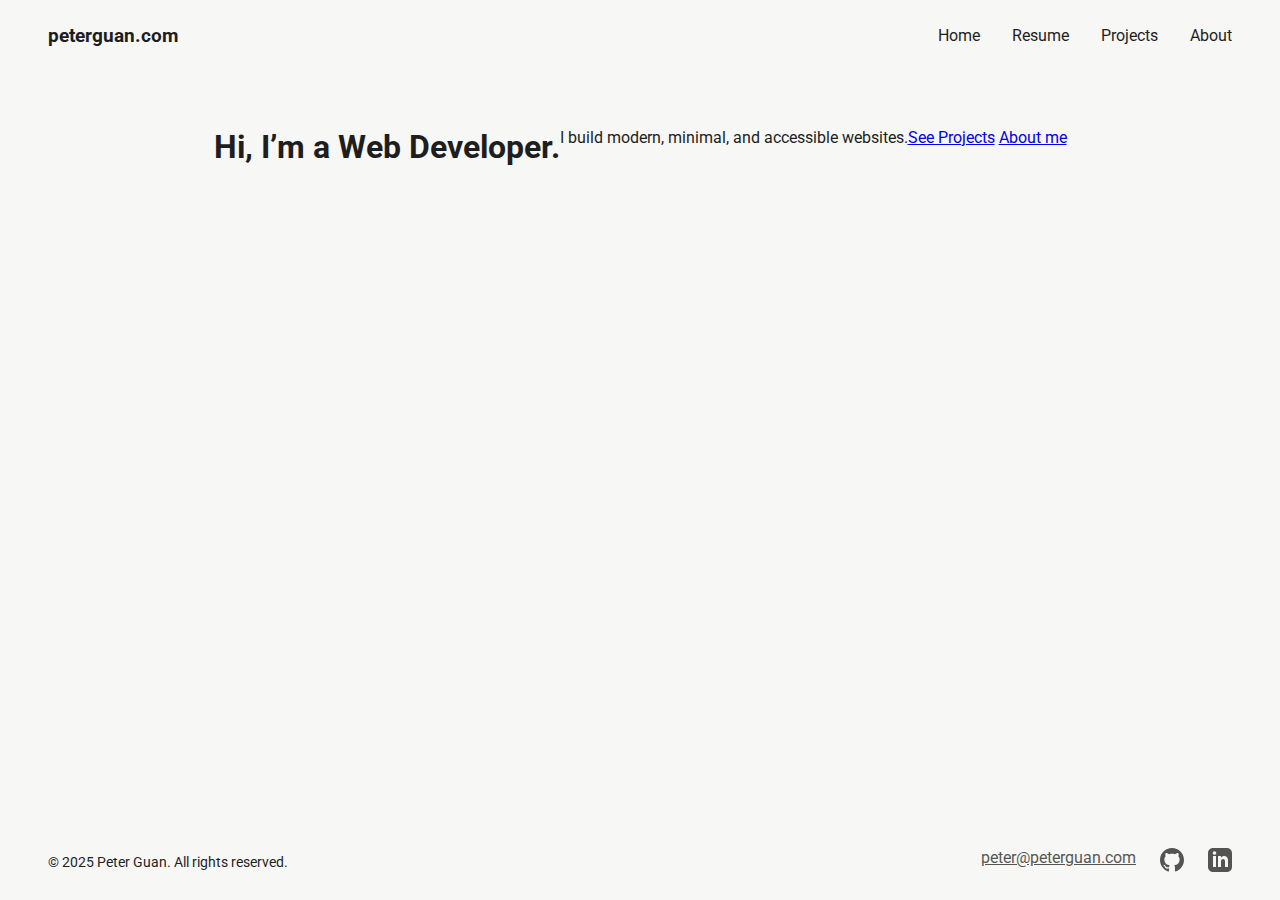
<file: index.html>
<!DOCTYPE html>
<html lang="en">
<head>
    <meta charset="UTF-8">
    <meta name="viewport" content="width=device-width, initial-scale=1.0">
    <title>Peter Guan</title>
    <link rel="stylesheet" href="/css/index.css">
    <link rel="stylesheet" href="/css/common.css">
</head>
<body>

<div id="nav-placeholder"></div>

<main class="main-content">
    <h1>Hi, I’m a Web Developer.</h1>
    <p>I build modern, minimal, and accessible websites.</p>
    <div class="action-links">
        <a href="/html/project.html" class="btn" target="_blank">See Projects</a>
        <a href="#" class="btn btn-secondary">About me</a>
    </div>
</main>

<!--
Lorem ipsum dolor sit amet, consectetuer adipiscing elit. Etiam lobortis facilisis sem.
Nullam nec mi et neque pharetra sollicitudin. Praesent imperdiet mi nec ante. Donec
45 ullamcorper, felis non sodales commodo, lectus velit ultrices augue, a dignissim nibh
lectus placerat pede. Vivamus nunc nunc, molestie ut, ultricies vel, semper in, velit.
-->


<div id="footer-placeholder"></div>

<script>
    // 加载导航栏
    fetch('/html/nav.html')
        .then(res => res.text())
        .then(data => {
            document.getElementById('nav-placeholder').innerHTML = data;
        });

    // 加载页脚
    fetch('/html/footer.html')
        .then(res => res.text())
        .then(data => {
            document.getElementById('footer-placeholder').innerHTML = data;
        });
</script>

<script>

    // --- 新增的导航栏激活状态处理脚本 ---
    document.addEventListener('DOMContentLoaded', function() {
        // 等待导航栏加载完毕
        // 我们需要稍微延迟一下，确保 fetch 加载的 nav.html 已经插入到页面中
        setTimeout(() => {
            const currentPagePath = window.location.pathname;
            const navLinks = document.querySelectorAll('.nav-links a');

            navLinks.forEach(link => {
                const linkPath = new URL(link.href).pathname;

                if (currentPagePath === linkPath) {
                    link.classList.add('active');
                    // 为了最佳可访问性，添加 aria-current 属性
                    link.setAttribute('aria-current', 'page');

                    // (推荐) 阻止已激活链接的默认点击行为，避免刷新
                    link.addEventListener('click', (event) => {
                        event.preventDefault();
                    });
                }
            });
        }, 100); // 100毫秒的延迟通常足够了
    });
</script>
</body>

</body>
</html>
</file>
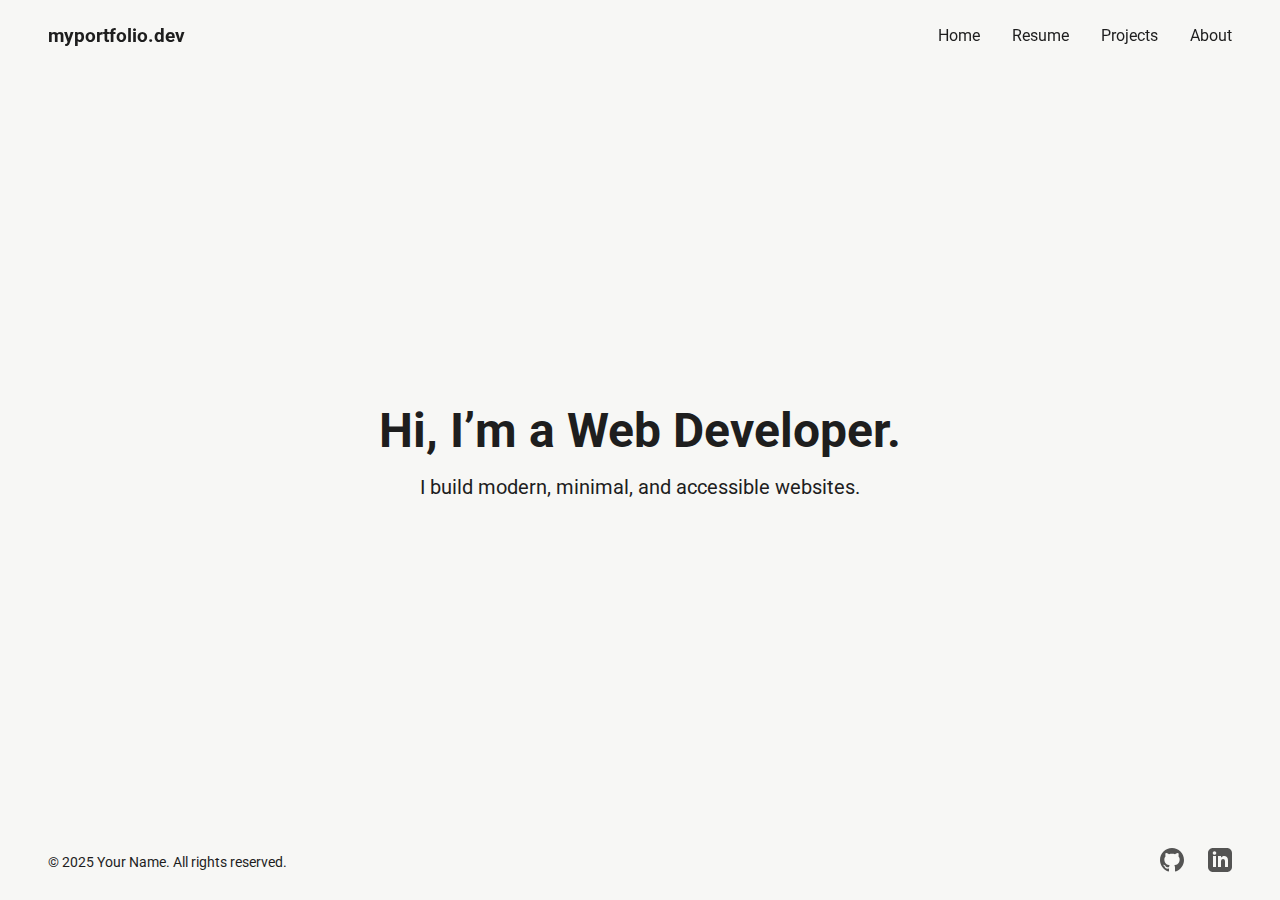
<file: code.html>
<!DOCTYPE html>
<html lang="en">
<head>
    <meta charset="UTF-8">
    <meta name="viewport" content="width=device-width, initial-scale=1.0">
    <title>Personal Portfolio</title>
    <style>
        @import url('https://fonts.googleapis.com/css2?family=Roboto:wght@400;700&display=swap');

        :root {
            --primary-color: #0070F3;
            --background-color: #F7F7F5;
            --text-color: #1E1E1E;
        }

        * {
            box-sizing: border-box;
            margin: 0;
            padding: 0;
        }

        html, body {
            height: 100vh; /* Set height to 100% of the viewport height */
            overflow: hidden; /* Prevent scrolling */
            font-family: 'Roboto', sans-serif;
            background-color: var(--background-color);
            color: var(--text-color);
        }

        body {
            display: flex;
            flex-direction: column;
        }

        /* Navigation Bar */
        .navbar {
            position: fixed;
            top: 0;
            width: 100%;
            display: flex;
            justify-content: space-between;
            align-items: center;
            padding: 1.5rem 3rem;
            background-color: transparent;
            z-index: 1000;
        }

        .navbar-brand {
            font-weight: 700;
            font-size: 1.2rem;
            text-decoration: none;
            color: var(--text-color);
        }

        .nav-links {
            list-style: none;
            display: flex;
            gap: 2rem;
        }

        .nav-links a {
            text-decoration: none;
            color: var(--text-color);
            font-size: 1rem;
            transition: color 0.3s ease-in-out;
        }

        .nav-links a:hover {
            color: var(--primary-color);
        }

        /* Main Content */
        .main-content {
            flex-grow: 1; /* Allow main content to fill available space */
            display: flex;
            flex-direction: column;
            justify-content: center;
            align-items: center;
            text-align: center;
            padding: 0 2rem;
        }

        .main-content h1 {
            font-size: 3rem;
            font-weight: 700;
            margin-bottom: 1rem;
        }

        .main-content p {
            font-size: 1.25rem;
            max-width: 600px;
        }

        /* Footer */
        .footer {
            position: fixed;
            bottom: 0;
            width: 100%;
            display: flex;
            justify-content: space-between;
            align-items: center;
            padding: 1.5rem 3rem;
            background-color: var(--background-color);
        }

        .copyright {
            font-size: 0.9rem;
        }

        .social-icons {
            display: flex;
            gap: 1.5rem;
        }

        .social-icons a {
            color: var(--text-color);
            opacity: 0.75;
            transition: color 0.3s ease-in-out, opacity 0.3s ease-in-out;
        }

        .social-icons a:hover {
            color: var(--primary-color);
            opacity: 1;
        }

        .social-icons svg {
            width: 24px;
            height: 24px;
            fill: currentColor;
        }

        /* Responsive Design Adjustments */
        @media (max-width: 768px) {
            .navbar {
                padding: 1rem 1.5rem;
                flex-direction: column;
                gap: 1rem;
            }

            .main-content {
                /* Add padding to prevent content from going under fixed header/footer */
                padding-top: 5rem;
                padding-bottom: 5rem;
            }

            .main-content h1 {
                font-size: 2rem;
            }

            .main-content p {
                font-size: 1rem;
            }

            .footer {
                flex-direction: column;
                gap: 1rem;
                padding: 1rem 1.5rem;
                text-align: center;
            }
        }
    </style>
</head>
<body>

<header class="navbar">
    <a href="#" class="navbar-brand">myportfolio.dev</a>
    <nav>
        <ul class="nav-links">
            <li><a href="#">Home</a></li>
            <li><a href="#">Resume</a></li>
            <li><a href="#">Projects</a></li>
            <li><a href="#">About</a></li>
        </ul>
    </nav>
</header>

<main class="main-content">
    <h1>Hi, I’m a Web Developer.</h1>
    <p>I build modern, minimal, and accessible websites.</p>
</main>

<footer class="footer">
    <div class="copyright">
        © 2025 Your Name. All rights reserved.
    </div>
    <div class="social-icons">
        <a href="#" aria-label="GitHub Profile">
            <svg xmlns="http://www.w3.org/2000/svg" viewBox="0 0 24 24" role="img" aria-hidden="true">
                <path d="M12 0c-6.626 0-12 5.373-12 12 0 5.302 3.438 9.8 8.207 11.387.599.111.793-.261.793-.577v-2.234c-3.338.726-4.033-1.416-4.033-1.416-.546-1.387-1.333-1.756-1.333-1.756-1.089-.745.083-.729.083-.729 1.205.084 1.839 1.237 1.839 1.237 1.07 1.834 2.807 1.304 3.492.997.107-.775.418-1.305.762-1.604-2.665-.305-5.467-1.334-5.467-5.931 0-1.311.469-2.381 1.236-3.221-.124-.303-.535-1.524.117-3.176 0 0 1.008-.322 3.301 1.23.957-.266 1.983-.399 3.003-.404 1.02.005 2.047.138 3.006.404 2.291-1.552 3.297-1.23 3.297-1.23.653 1.653.242 2.874.118 3.176.77.84 1.235 1.91 1.235 3.221 0 4.609-2.807 5.624-5.479 5.921.43.372.823 1.102.823 2.222v3.293c0 .319.192.694.801.576 4.765-1.589 8.199-6.086 8.199-11.386 0-6.627-5.373-12-12-12z"/>
            </svg>
        </a>
        <a href="#" aria-label="LinkedIn Profile">
            <svg xmlns="http://www.w3.org/2000/svg" viewBox="0 0 24 24" role="img" aria-hidden="true">
                <path d="M19 0h-14c-2.761 0-5 2.239-5 5v14c0 2.761 2.239 5 5 5h14c2.762 0 5-2.239 5-5v-14c0-2.761-2.238-5-5-5zm-11 19h-3v-11h3v11zm-1.5-12.268c-.966 0-1.75-.79-1.75-1.764s.784-1.764 1.75-1.764 1.75.79 1.75 1.764-.783 1.764-1.75 1.764zm13.5 12.268h-3v-5.604c0-3.368-4-3.113-4 0v5.604h-3v-11h3v1.765c1.396-2.586 7-2.777 7 2.476v6.759z"/>
            </svg>
        </a>
    </div>
</footer>

</body>
</html>
</file>
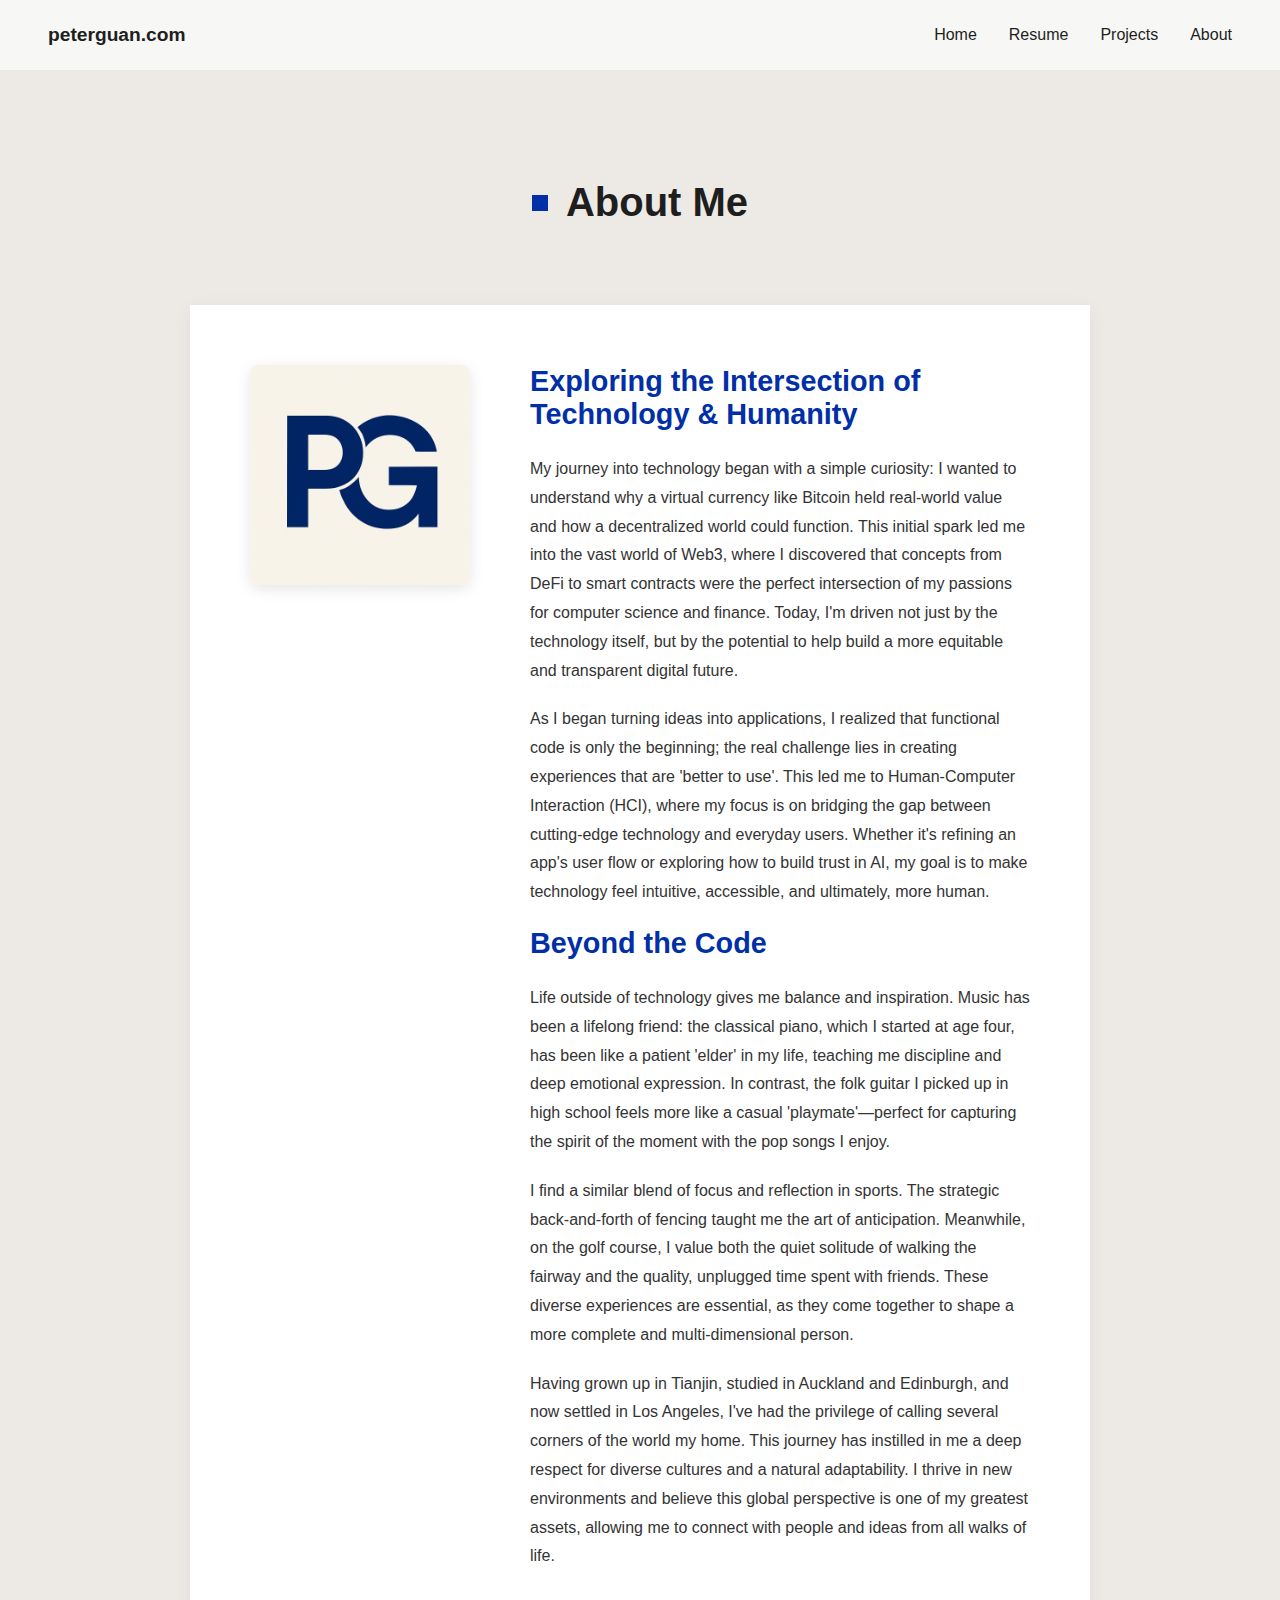
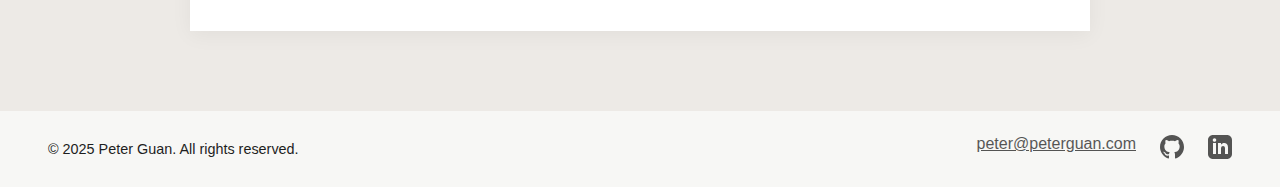
<file: html/about.html>
<!DOCTYPE html>
<html lang="en">
<head>
    <meta charset="UTF-8">
    <meta name="viewport" content="width=device-width, initial-scale=1.0">
    <title>About Me</title>
    <link rel="icon" type="image/png" href="/assets/favicon-96x96.png" sizes="96x96" />
    <link rel="icon" type="image/svg+xml" href="/assets/favicon.svg" />
    <link rel="shortcut icon" href="/assets/favicon.ico" />
    <link rel="apple-touch-icon" sizes="180x180" href="/assets/apple-touch-icon.png" />
    <meta name="apple-mobile-web-app-title" content="Peter Guan" />
    <link rel="manifest" href="/assets/site.webmanifest" />
    <link rel="stylesheet" href="/css/common.css">
    <link rel="stylesheet" href="/css/about.css">
</head>
<body>

<div id="nav-placeholder"></div>

<div class="page-bg-container">
    <main class="page-container">
        <header class="about-main-header">
            <div class="header-title-wrapper">
                <span class="title-decorator"></span>
                <h1>About Me</h1>
            </div>
        </header>

        <div class="about-content-grid">
            <div class="about-image-container">
                <img src="/img/PG_Logo.png" alt="Peter Guan's Logo">
            </div>
            <div class="about-text-container">
                <h2>Exploring the Intersection of Technology & Humanity</h2>
                <p>
                    My journey into technology began with a simple curiosity: I wanted to understand why a virtual currency like Bitcoin held real-world value and how a decentralized world could function. This initial spark led me into the vast world of Web3, where I discovered that concepts from DeFi to smart contracts were the perfect intersection of my passions for computer science and finance. Today, I'm driven not just by the technology itself, but by the potential to help build a more equitable and transparent digital future.
                </p>
                <p>
                    As I began turning ideas into applications, I realized that functional code is only the beginning; the real challenge lies in creating experiences that are 'better to use'. This led me to Human-Computer Interaction (HCI), where my focus is on bridging the gap between cutting-edge technology and everyday users. Whether it's refining an app's user flow or exploring how to build trust in AI, my goal is to make technology feel intuitive, accessible, and ultimately, more human.
                </p>

                <h2>Beyond the Code</h2>
                <p>
                    Life outside of technology gives me balance and inspiration. Music has been a lifelong friend: the classical piano, which I started at age four, has been like a patient 'elder' in my life, teaching me discipline and deep emotional expression. In contrast, the folk guitar I picked up in high school feels more like a casual 'playmate'—perfect for capturing the spirit of the moment with the pop songs I enjoy.
                </p>
                <p>
                    I find a similar blend of focus and reflection in sports. The strategic back-and-forth of fencing taught me the art of anticipation. Meanwhile, on the golf course, I value both the quiet solitude of walking the fairway and the quality, unplugged time spent with friends. These diverse experiences are essential, as they come together to shape a more complete and multi-dimensional person.
                </p>
                <p>
                    Having grown up in Tianjin, studied in Auckland and Edinburgh, and now settled in Los Angeles, I've had the privilege of calling several corners of the world my home. This journey has instilled in me a deep respect for diverse cultures and a natural adaptability. I thrive in new environments and believe this global perspective is one of my greatest assets, allowing me to connect with people and ideas from all walks of life.
                </p>
            </div>
        </div>
    </main>
</div>

<div id="footer-placeholder"></div>

<script>
    // Load navigation and footer
    fetch('/html/nav.html').then(res => res.text()).then(data => {
        document.getElementById('nav-placeholder').innerHTML = data;
    });
    fetch('/html/footer.html').then(res => res.text()).then(data => {
        document.getElementById('footer-placeholder').innerHTML = data;
    });

    // Navigation active state handler
    document.addEventListener('DOMContentLoaded', function() {
        setTimeout(() => {
            const navLinks = document.querySelectorAll('.nav-links a');
            navLinks.forEach(link => {
                const linkPath = new URL(link.href).pathname;
                if (window.location.pathname === linkPath) {
                    link.classList.add('active');
                    link.setAttribute('aria-current', 'page');
                    link.addEventListener('click', (event) => {
                        event.preventDefault();
                        window.scrollTo({ top: 0, behavior: 'smooth' });
                    });
                }
            });
        }, 100);
    });
</script>

</body>
</html>
</file>
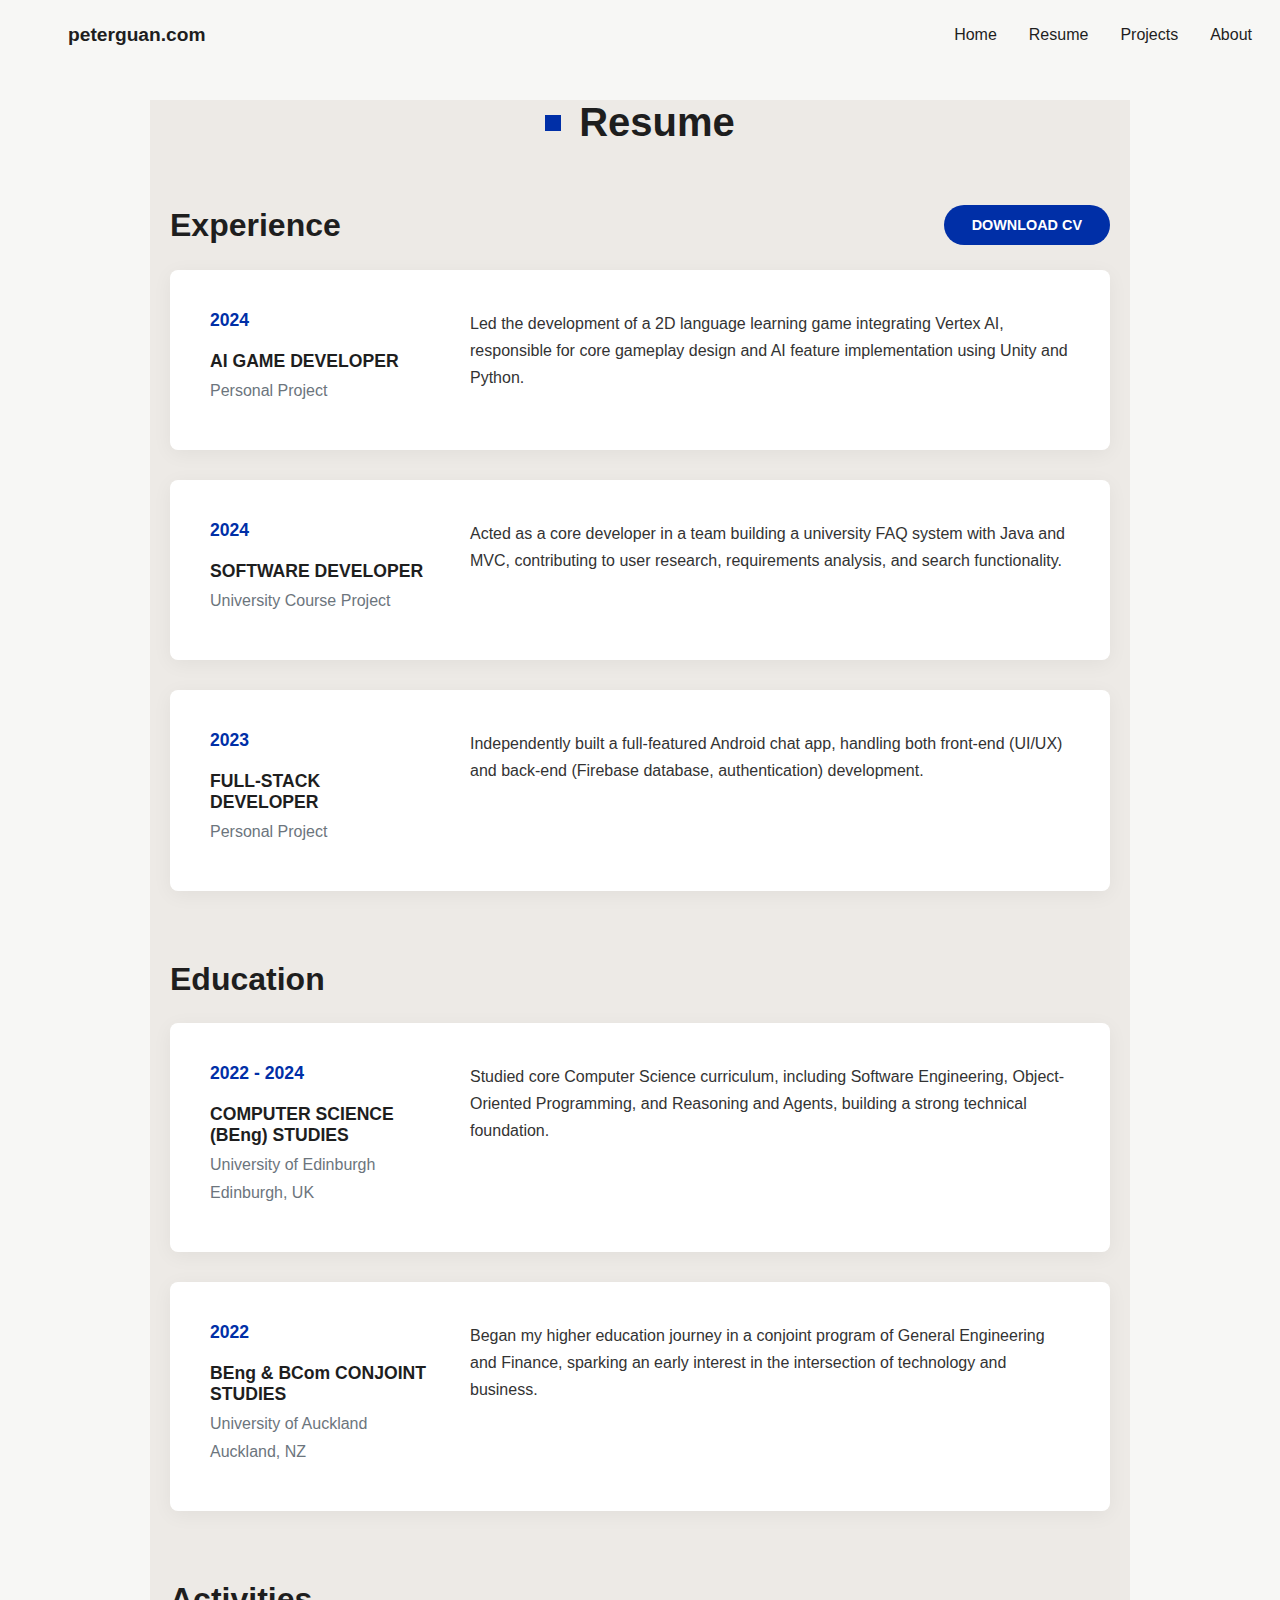
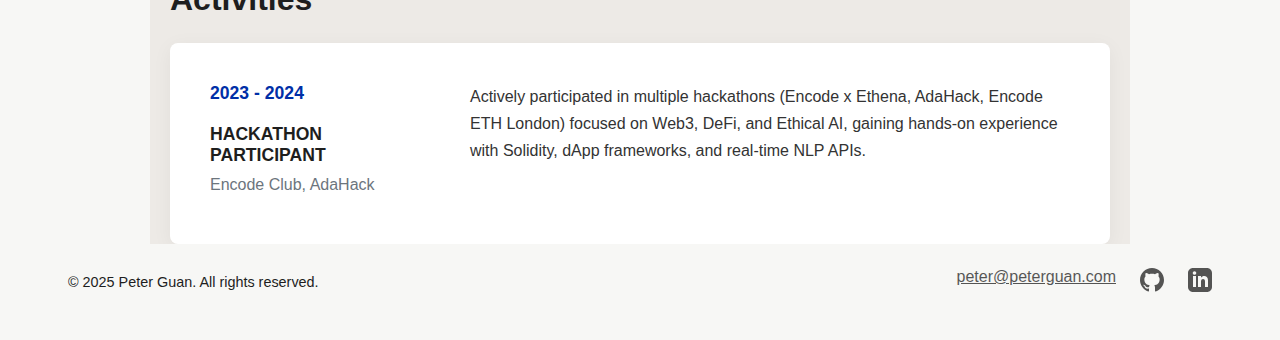
<file: html/resume.html>
<!DOCTYPE html>
<html lang="en">
<head>
    <meta charset="UTF-8">
    <meta name="viewport" content="width=device-width, initial-scale=1.0">
    <title>Resume</title>
    <link rel="stylesheet" href="/css/resume.css">
    <link rel="stylesheet" href="/css/common.css">
</head>
<body>

<div id="nav-placeholder"></div>


<div class="resume-bg-container">
    <main class="resume-container">
        <header class="resume-main-header">
            <span class="title-decorator"></span>
            <h1>Resume</h1>
        </header>

        <div class="experience-header">
            <h2>Experience</h2>
            <a href="/assets/Peter_Guan_CV.pdf" class="download-button" target="_blank">DOWNLOAD CV</a>
        </div>

        <section class="experience-card">
            <div class="experience-details">
                <p class="date-range">2024</p>
                <p class="job-position">AI GAME DEVELOPER</p>
                <p class="company-info">Personal Project</p>
            </div>
            <div class="experience-description">
                <p>Led the development of a 2D language learning game integrating Vertex AI, responsible for core gameplay design and AI feature implementation using Unity and Python.</p>
            </div>
        </section>
        <section class="experience-card">
            <div class="experience-details">
                <p class="date-range">2024</p>
                <p class="job-position">SOFTWARE DEVELOPER</p>
                <p class="company-info">University Course Project</p>
            </div>
            <div class="experience-description">
                <p>Acted as a core developer in a team building a university FAQ system with Java and MVC, contributing to user research, requirements analysis, and search functionality.</p>
            </div>
        </section>
        <section class="experience-card">
            <div class="experience-details">
                <p class="date-range">2023</p>
                <p class="job-position">FULL-STACK DEVELOPER</p>
                <p class="company-info">Personal Project</p>
            </div>
            <div class="experience-description">
                <p>Independently built a full-featured Android chat app, handling both front-end (UI/UX) and back-end (Firebase database, authentication) development.</p>
            </div>
        </section>

        <div class="experience-header" style="margin-top: 70px;">
            <h2>Education</h2>
        </div>

        <section class="experience-card">
            <div class="experience-details">
                <p class="date-range">2022 - 2024</p>
                <p class="job-position">COMPUTER SCIENCE (BEng) STUDIES</p>
                <p class="company-info">University of Edinburgh</p>
                <p class="company-info">Edinburgh, UK</p>
            </div>
            <div class="experience-description">
                <p>Studied core Computer Science curriculum, including Software Engineering, Object-Oriented Programming, and Reasoning and Agents, building a strong technical foundation.</p>
            </div>
        </section>
        <section class="experience-card">
            <div class="experience-details">
                <p class="date-range">2022</p>
                <p class="job-position">BEng & BCom CONJOINT STUDIES</p>
                <p class="company-info">University of Auckland</p>
                <p class="company-info">Auckland, NZ</p>
            </div>
            <div class="experience-description">
                <p>Began my higher education journey in a conjoint program of General Engineering and Finance, sparking an early interest in the intersection of technology and business.</p>
            </div>
        </section>

        <div class="experience-header" style="margin-top: 70px;">
            <h2>Activities</h2>
        </div>

        <section class="experience-card">
            <div class="experience-details">
                <p class="date-range">2023 - 2024</p>
                <p class="job-position">HACKATHON PARTICIPANT</p>
                <p class="company-info">Encode Club, AdaHack</p>
            </div>
            <div class="experience-description">
                <p>Actively participated in multiple hackathons (Encode x Ethena, AdaHack, Encode ETH London) focused on Web3, DeFi, and Ethical AI, gaining hands-on experience with Solidity, dApp frameworks, and real-time NLP APIs.</p>
            </div>
        </section>
    </main>
</div>

<div id="footer-placeholder"></div>

<script>

    fetch('/html/nav.html')
        .then(res => res.text())
        .then(data => {
            document.getElementById('nav-placeholder').innerHTML = data;
        });

    fetch('/html/footer.html')
        .then(res => res.text())
        .then(data => {
            document.getElementById('footer-placeholder').innerHTML = data;
        });
</script>

<script>

    // --- 新增的导航栏激活状态处理脚本 ---
    document.addEventListener('DOMContentLoaded', function() {
        // 等待导航栏加载完毕
        // 我们需要稍微延迟一下，确保 fetch 加载的 nav.html 已经插入到页面中
        setTimeout(() => {
            const currentPagePath = window.location.pathname;
            const navLinks = document.querySelectorAll('.nav-links a');

            navLinks.forEach(link => {
                const linkPath = new URL(link.href).pathname;

                if (currentPagePath === linkPath) {
                    link.classList.add('active');
                    // 为了最佳可访问性，添加 aria-current 属性
                    link.setAttribute('aria-current', 'page');

                    // (推荐) 阻止已激活链接的默认点击行为，避免刷新
                    link.addEventListener('click', (event) => {
                        event.preventDefault();
                    });
                }
            });
        }, 100); // 100毫秒的延迟通常足够了
    });
</script>
</body>

</body>
</html>
</file>
<file: css/index.css>
@import url('https://fonts.googleapis.com/css2?family=Roboto:wght@400;700&display=swap');

html, body {
    height: 100vh; /* Set height to 100% of the viewport height */
    overflow: hidden; /* Prevent scrolling */
}

body {
    display: flex;
    flex-direction: column;
}

/* Main Content */
/* 外层容器：负责整体居中和页面留白 */
.main-content {
    flex-grow: 1;
    display: flex;
    justify-content: center; /* 水平居中 */
    align-items: stretch;

    /* * ↓↓↓ 现在调整这个值，应该能看到效果了！↓↓↓
     * 这是内容块与浏览器窗口边缘的最小距离
     */
    padding: 10% 0; /* 例如：上下 5rem, 左右 10% 的留白 */
}

/* 中间包裹层：负责实现对角线布局 */
.content-wrapper {
    display: flex;
    gap: 8rem; /* 控制左右两部分之间的距离 */
    width: 80%;
}

/* 左侧内容块：在包裹层中向下对齐 */
.about-left {
    max-width: 400px;
    align-self: flex-end; /* 这是实现对角线的关键！*/
}

/* 右侧内容块：在包裹层中向上对齐 */
.about-right {
    max-width: 400px;
    align-self: flex-start; /* 这是实现对角线的关键！*/
}

.vertical-title{
    writing-mode: vertical-rl;
    transform: rotate(180deg);
    text-orientation: mixed;
    font-size: 3rem;
    font-weight: 700;
    margin-bottom:  2rem;
}

.about-left p{
    font-size: 1rem;
    line-height: 1.8;
}

.about-right p{
    font-size: 1.1rem;
    line-height: 1.6;
}

.about-right .email {
    font-size: 1.2rem;
    font-weight: 700;
    margin: 2rem 0;
}

.resume-link {
    display: inline-flex;
    align-items: center;
    gap: 0.5rem;
    font-size: 1rem;
    color: var(--text-color);
    transition: color 0.3s ease-in-out;
    text-decoration: none; /* 取消整个链接的下划线 */
}

.resume-link .link-text {
    text-decoration: underline; /* 只给文字加下划线 */
}

.resume-link:hover {
    color: var(--primary-color);
}


/* Responsive Design Adjustments */
/* Responsive Design Adjustments */
@media (max-width: 768px) {

    .main-content {
        /* 1. 将内容垂直堆叠 */
        flex-direction: column;

        /* 2. 垂直和水平居中堆叠后的项目 */
        justify-content: center;
        align-items: center;

        /* 3. 使用为移动端优化的、更小的对称内边距 */
        padding: 4rem 2rem;

        /* 4. (可选) 也可以适当减小项目之间的间距 */
        gap: 3rem;
    }

    /* 5. 重置桌面端的对角线对齐设置，以适应新的垂直布局 */
    .about-left,
    .about-right {
        align-self: auto;
        /* (可选) 您可能希望在移动端让所有文本都居中显示 */
        text-align: center;
    }

    /* (可选) 在移动端将垂直标题变回水平，更易阅读 */
    .vertical-title {
        writing-mode: horizontal-tb;
        transform: none;
        margin-bottom: 1.5rem;
    }

    /* --- 使用 order 属性调整移动端显示顺序 --- */
    .about-right {
        /* 设置为 1，将排在 order 值为 2 的元素前面 */
        order: 1;
    }
    .about-left {
        /* 设置为 2，将排在 order 值为 1 的元素后面 */
        order: 2;
    }
}
</file>
<file: css/common.css>
/* common.css */

/* 全局变量 */
:root {
    --primary-color: #0070F3;
    /*--primary-color: #002fa7;*/
    --background-color: #F7F7F5;
    --text-color: #1E1E1E;
}

/* 基础重置 */
* {
    box-sizing: border-box;
    margin: 0;
    padding: 0;
}

html, body {
    font-family: 'Roboto', sans-serif;
    background-color: var(--background-color);
    color: var(--text-color);
}

/* Navigation Bar */
.navbar {
    position: fixed;
    top: 0;
    width: 100%;
    display: flex;
    justify-content: space-between;
    align-items: center;
    padding: 1.5rem 3rem;
    background-color: var(--background-color);
    z-index: 1000;
}

.navbar-brand {
    font-weight: 700;
    font-size: 1.2rem;
    text-decoration: none;
    color: var(--text-color);
}

.nav-links {
    list-style: none;
    display: flex;
    gap: 2rem;
}

.nav-links a {
    text-decoration: none;
    color: var(--text-color);
    font-size: 1rem;
    transition: color 0.3s ease-in-out;
}

.nav-links a:hover {
    color: var(--primary-color);
}


/* Footer */
.footer {
    /*position: fixed;*/
    /*bottom: 0;*/
    /*width: 100%;*/
    display: flex;
    justify-content: space-between;
    align-items: center;
    padding: 1.5rem 3rem;
    background-color: var(--background-color);
    /*border-top: 1px solid #e0e0e0;*/
}

.footer .copyright {
    font-size: 0.9rem;
}

.footer .social-icons {
    display: flex;
    gap: 1.5rem;
}

.footer .social-icons a {
    color: var(--text-color);
    opacity: 0.75;
    transition: color 0.3s ease-in-out, opacity 0.3s ease-in-out;
}

.footer .social-icons a:hover {
    color: var(--primary-color);
    opacity: 1;
}

.footer .social-icons svg {
    width: 24px;
    height: 24px;
    fill: currentColor;
}

/* Responsive Adjustments for Nav/Footer */
@media (max-width: 768px) {
    .navbar {
        padding: 1rem 1.5rem;
        flex-direction: column;
        gap: 1rem;
    }

    .footer {
        flex-direction: column;
        gap: 1rem;
        padding: 1rem 1.5rem;
        text-align: center;
    }
}
</file>
<file: css/about.css>
/* css/about.css */

/* =================================================================== */
/* General Page Layout */
/* =================================================================== */

.page-bg-container {
    background-color: #EDEAE6;
    padding: 180px 0 80px 0;
    min-height: 80vh; /* Ensures the background covers most of the view height */
}

.page-container {
    max-width: 980px;
    margin: 0 auto;
    padding: 0 40px;
}

/* =================================================================== */
/* "About Me" Header */
/* =================================================================== */

.about-main-header {
    text-align: center;
    margin-bottom: 80px;
}

.header-title-wrapper {
    display: flex;
    align-items: center;
    justify-content: center;
    margin-bottom: 24px;
}

.title-decorator {
    display: inline-block;
    width: 16px;
    height: 16px;
    background-color: #002FA7;
    margin-right: 18px;
    flex-shrink: 0;
}

.about-main-header h1 {
    font-size: 2.5rem;
    margin: 0;
    font-weight: 700;
}

/* =================================================================== */
/* About Content Grid (Image + Text) */
/* =================================================================== */

.about-content-grid {
    display: grid;
    grid-template-columns: 220px 1fr; /* Fixed width for image, remaining for text */
    gap: 60px; /* Increased gap for better visual separation */
    align-items: flex-start; /* Aligns items to the top of the grid */
    background-color: #FFFFFF;
    padding: 60px;
    box-shadow: 0 4px 20px rgba(0, 0, 0, 0.05);
}

.about-image-container img {
    width: 100%;
    height: auto;
    border-radius: 8px; /* Slightly rounded corners for the image */
    box-shadow: 0 4px 15px rgba(0, 0, 0, 0.1);
}

.about-text-container h2 {
    font-size: 1.8rem;
    font-weight: 700;
    margin-bottom: 24px;
    color: #002FA7;
}

.about-text-container p {
    font-size: 1rem;
    line-height: 1.8;
    color: #333;
    margin-bottom: 20px;
}

.about-text-container p:last-child {
    margin-bottom: 0;
}

/* =================================================================== */
/* Responsive Design */
/* =================================================================== */

@media (max-width: 768px) {
    .page-bg-container {
        padding: 120px 0 60px 0;
    }

    .page-container {
        padding: 0 20px;
    }

    .about-main-header {
        margin-bottom: 60px;
    }

    .about-content-grid {
        grid-template-columns: 1fr; /* Stacks image on top of text */
        gap: 40px;
        padding: 40px;
    }

    .about-image-container {
        max-width: 200px; /* Controls image size on mobile */
        margin: 0 auto; /* Centers the image */
    }

    .about-text-container h2 {
        text-align: center;
    }
}
</file>
<file: css/resume.css>
/* --- 通用和基础样式 --- */
body {
    background-color: #F7F7F5; /* 整体背景颜色 */
    font-family: -apple-system, BlinkMacSystemFont, "Segoe UI", Roboto, Helvetica, Arial, sans-serif;
    color: #1E1E1E; /* 默认文字颜色 */
    margin: 0;
    padding: 20px;
}

/* --- 主要内容容器 --- */
.resume-container {
    max-width: 980px; /* 限制最大宽度 */
    margin: 0 auto; /* 改为0 auto，顶部间距由header控制 */
    padding: 0 20px;
    background-color: #EDEAE6;
}

/* --- "Resume" 主标题 --- */
.resume-main-header {
    display: flex;
    align-items: center;
    justify-content: center; /* 新增：使内容水平居中 */
    margin-top: 80px; /* 新增：与顶部导航栏的间距 */
    margin-bottom: 60px;
}

.title-decorator {
    display: inline-block;
    width: 16px; /* 修改：放大方块 */
    height: 16px; /* 修改：放大方块 */
    background-color: #002FA7; /* 修改：应用新的主题色 */
    margin-right: 18px; /* 方块和文字的间距 */
}

.resume-main-header h1 {
    font-size: 2.5rem;
    margin: 0;
    font-weight: 700;
}

/* --- "Experience" 标题和下载按钮 --- */
.experience-header {
    display: flex;
    justify-content: space-between;
    align-items: center;
    margin-bottom: 25px;
}

.experience-header h2 {
    font-size: 2rem;
    margin: 0;
    font-weight: 700;
}

.download-button {
    background-color: #002FA7; /* 修改：应用新的主题色 */
    color: #FFFFFF;
    text-decoration: none;
    padding: 12px 28px;
    border-radius: 50px;
    font-weight: bold;
    font-size: 0.9rem;
    transition: background-color 0.3s ease;
}

.download-button:hover {
    background-color: #002482; /* 修改：新的主题色的悬停加深效果 */
}

/* --- 经验卡片 --- */
.experience-card {
    background-color: #FFFFFF;
    padding: 40px;
    border-radius: 8px;
    box-shadow: 0 4px 20px rgba(0, 0, 0, 0.05);
    display: flex;
    gap: 40px;

    /* --- 新增：为卡片添加下边距以创建间距 --- */
    margin-bottom: 30px;
}

/* (推荐) 新增：移除最后一个卡片的下边距，让布局更规整 */
.experience-card:last-child {
    margin-bottom: 0;
}

/* --- 卡片左侧：职位详情 --- */
.experience-details {
    flex-basis: 220px;
    flex-shrink: 0;
}

.experience-details p {
    margin: 0 0 10px 0;
}

.date-range {
    font-weight: bold;
    color: #002FA7; /* 修改：应用新的主题色 */
    font-size: 1.1rem;
    margin-bottom: 20px !important;
}

.job-position {
    font-weight: bold;
    font-size: 1.1rem;
}

.company-info {
    color: #6c757d;
    font-size: 1rem;
}

/* --- 卡片右侧：描述 --- */
.experience-description {
    flex-grow: 1;
}

.experience-description p {
    margin: 0;
    font-size: 1rem;
    line-height: 1.7;
    color: #333;
}

/* --- 响应式设计：小屏幕设备 --- */
@media (max-width: 768px) {
    .experience-header {
        flex-direction: column;
        align-items: flex-start;
        gap: 20px;
    }

    .experience-card {
        flex-direction: column;
        padding: 30px;
    }

    .experience-details {
        flex-basis: auto;
        margin-bottom: 20px;
    }
}
</file>
